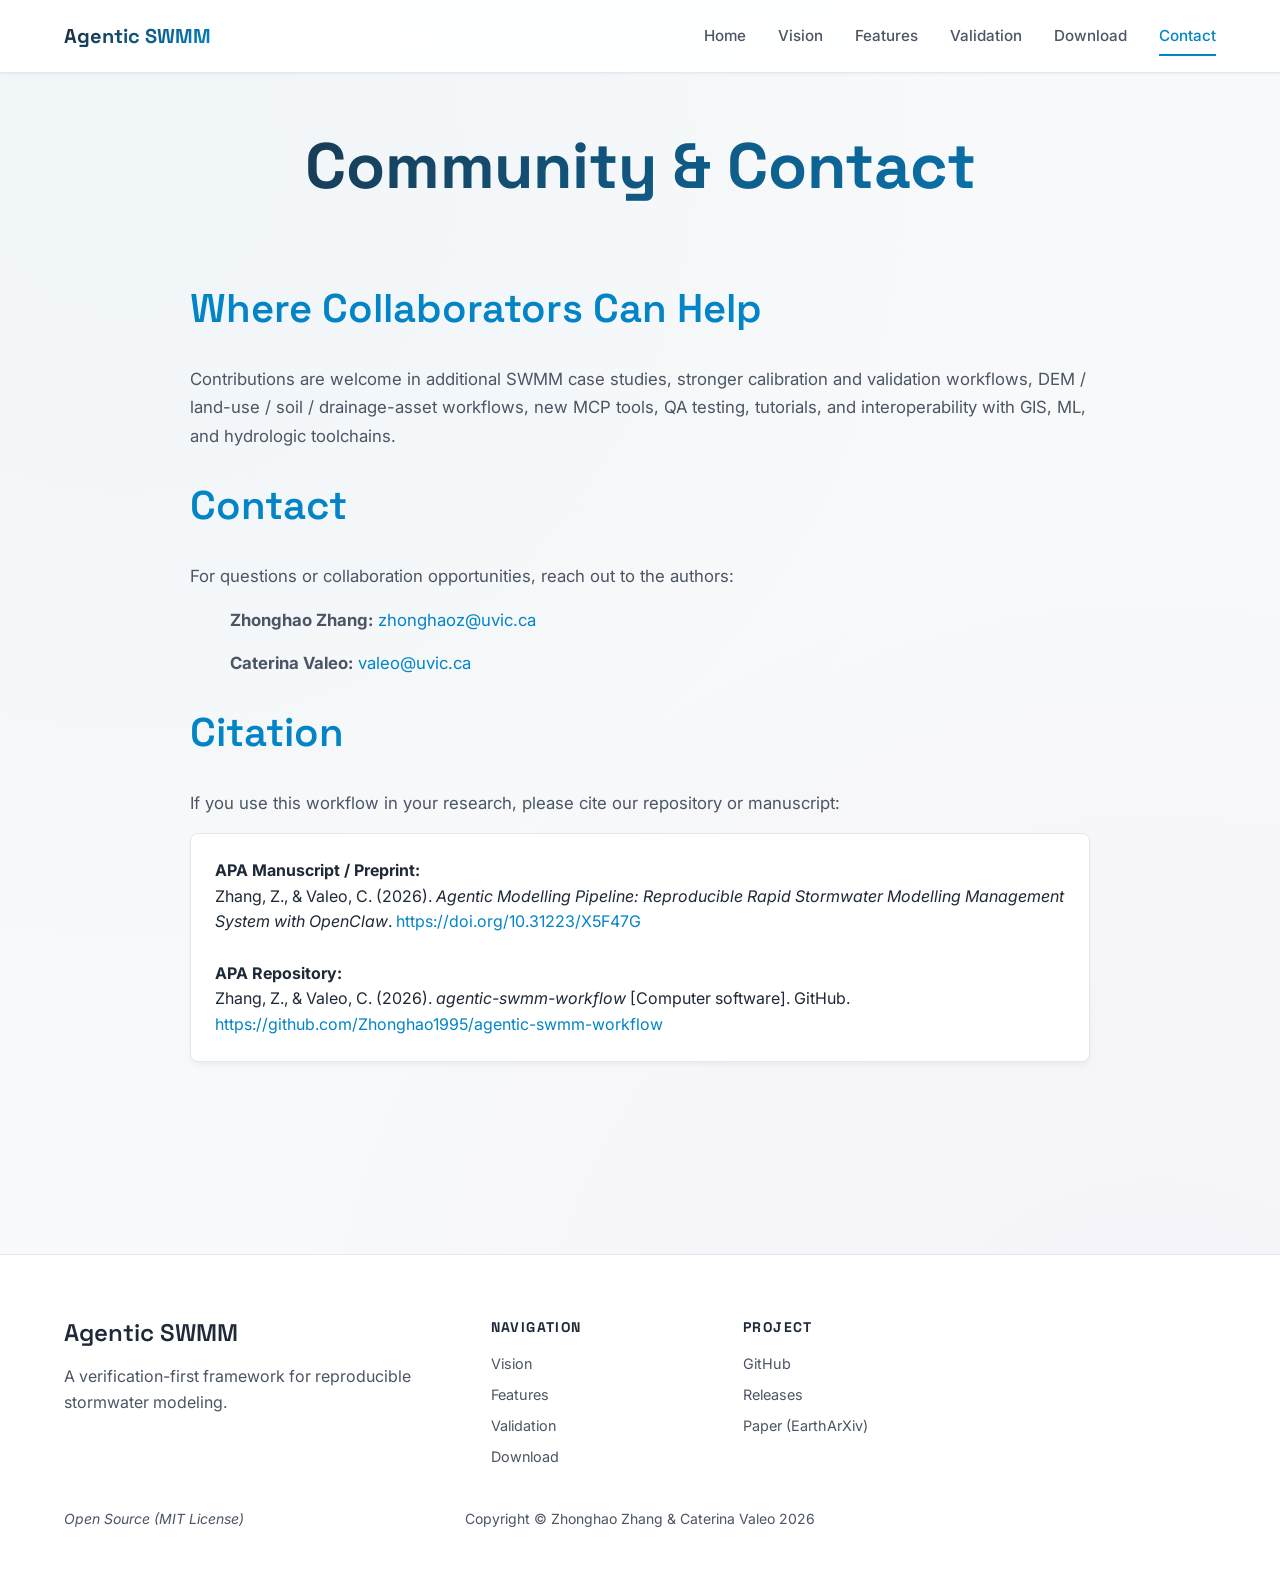
<file: contact.html>
<!DOCTYPE html>
<html lang="en">

<head>
    <meta charset="utf-8" />
    <meta name="viewport" content="width=device-width, initial-scale=1" />
    <link rel="icon" type="image/png" href="assets/favicon.png">
    <title>Community & Contact | Agentic SWMM Workflow</title>
    <meta name="description"
        content="Contact information, citation, and community collaboration for Agentic SWMM." />
    <link rel="preconnect" href="https://fonts.googleapis.com">
    <link rel="preconnect" href="https://fonts.gstatic.com" crossorigin>
    <link href="https://fonts.googleapis.com/css2?family=Inter:wght@400;500;600&family=Space+Grotesk:wght@500;600;700&display=swap" rel="stylesheet">
    <link rel="stylesheet" href="styles.css">
</head>

<body>
    <!-- Navigation -->
    <nav class="navbar">
        <div class="nav-container">
            <a href="index.html" class="nav-brand">
                <span class="text-gradient">Agentic SWMM</span>
            </a>
            <button class="menu-toggle" aria-label="Toggle navigation" aria-expanded="false">☰</button>
            <div class="nav-menu">
                <a href="index.html" class="nav-link">Home</a>
                <a href="vision.html" class="nav-link">Vision</a>
                <a href="features.html" class="nav-link">Features</a>
                <a href="validation.html" class="nav-link">Validation</a>
                <a href="download.html" class="nav-link">Download</a>
                <a href="contact.html" class="nav-link active">Contact</a>
            </div>
        </div>
    </nav>

    <!-- Main Content -->
    <main class="page-main">
        <div class="container">
            <h1 class="text-gradient page-title">Community & Contact</h1>
            
            <div class="content-section">
                <h2>Where Collaborators Can Help</h2>
                <p>Contributions are welcome in additional SWMM case studies, stronger calibration and validation workflows, DEM / land-use / soil / drainage-asset workflows, new MCP tools, QA testing, tutorials, and interoperability with GIS, ML, and hydrologic toolchains.</p>

                <h2>Contact</h2>
                <p>For questions or collaboration opportunities, reach out to the authors:</p>
                <ul>
                    <li><strong>Zhonghao Zhang:</strong> <a href="mailto:zhonghaoz@uvic.ca" class="inline-link">zhonghaoz@uvic.ca</a></li>
                    <li><strong>Caterina Valeo:</strong> <a href="mailto:valeo@uvic.ca" class="inline-link">valeo@uvic.ca</a></li>
                </ul>

                <h2>Citation</h2>
                <p>If you use this workflow in your research, please cite our repository or manuscript:</p>
                
                <div class="citation-block">
                    <strong>APA Manuscript / Preprint:</strong><br>
                    Zhang, Z., & Valeo, C. (2026). <em>Agentic Modelling Pipeline: Reproducible Rapid Stormwater Modelling Management System with OpenClaw</em>. <a href="https://doi.org/10.31223/X5F47G" class="inline-link" target="_blank">https://doi.org/10.31223/X5F47G</a>
                    <br><br>
                    <strong>APA Repository:</strong><br>
                    Zhang, Z., & Valeo, C. (2026). <em>agentic-swmm-workflow</em> [Computer software]. GitHub. <a href="https://github.com/Zhonghao1995/agentic-swmm-workflow" class="inline-link" target="_blank">https://github.com/Zhonghao1995/agentic-swmm-workflow</a>
                </div>
            </div>
        </div>
    </main>

    <!-- Footer -->
    <footer class="footer">
        <div class="container footer-grid">
            <div class="footer-brand">
                <h2>Agentic SWMM</h2>
                <p class="text-muted">A verification-first framework for reproducible stormwater modeling.</p>
            </div>
            <div class="footer-links">
                <div class="footer-col">
                    <h4>Navigation</h4>
                    <a href="vision.html">Vision</a>
                    <a href="features.html">Features</a>
                    <a href="validation.html">Validation</a>
                    <a href="download.html">Download</a>
                </div>
                <div class="footer-col">
                    <h4>Project</h4>
                    <a href="https://github.com/Zhonghao1995/agentic-swmm-workflow" target="_blank">GitHub</a>
                    <a href="https://github.com/Zhonghao1995/agentic-swmm-workflow/releases/latest" target="_blank">Releases</a>
                    <a href="https://doi.org/10.31223/X5F47G" target="_blank">Paper (EarthArXiv)</a>
                </div>
            </div>
        </div>
        <div class="copyright text-muted text-sm container">
            <div class="copyright-license">Open Source (MIT License)</div>
            <div class="copyright-text">
                Copyright &copy; Zhonghao Zhang & Caterina Valeo 2026
            </div>
            <div></div>
        </div>
    </footer>

    <script src="assets/js/nav.js" defer></script>
</body>
</html>
</file>
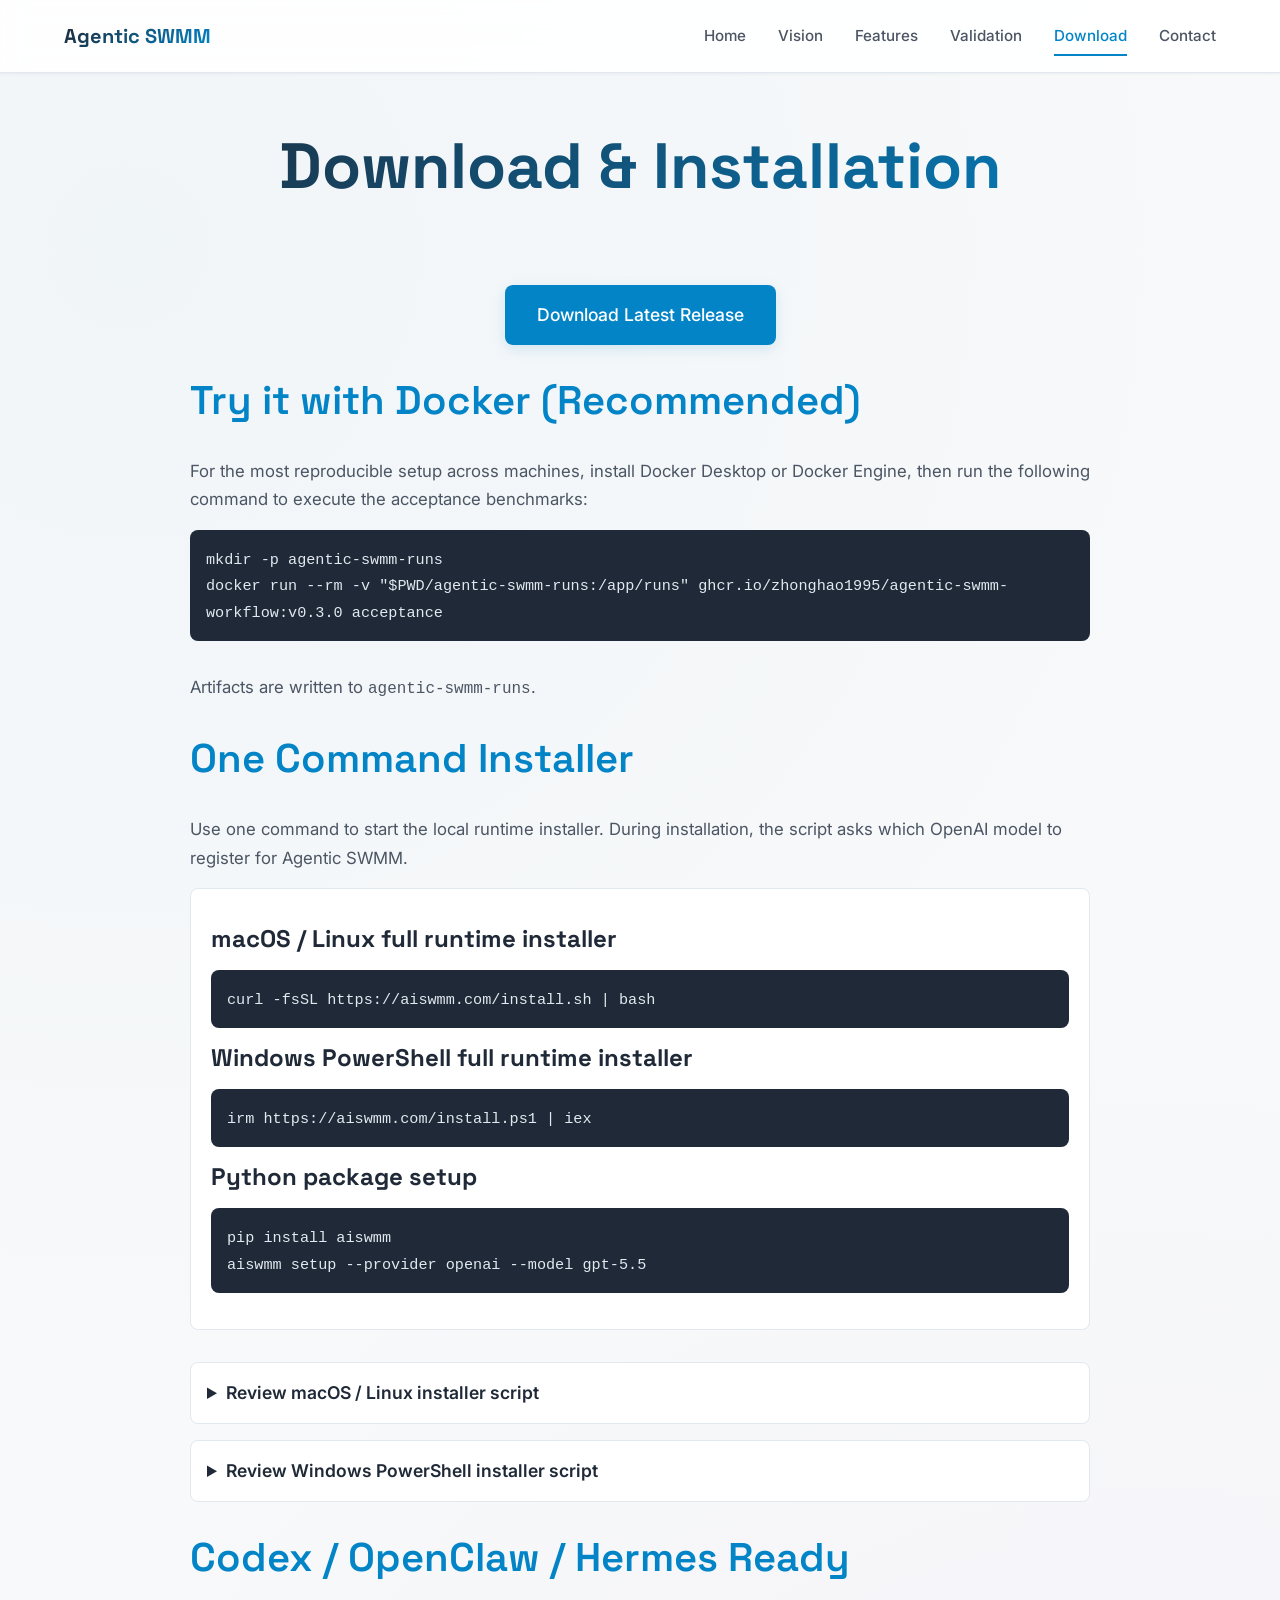
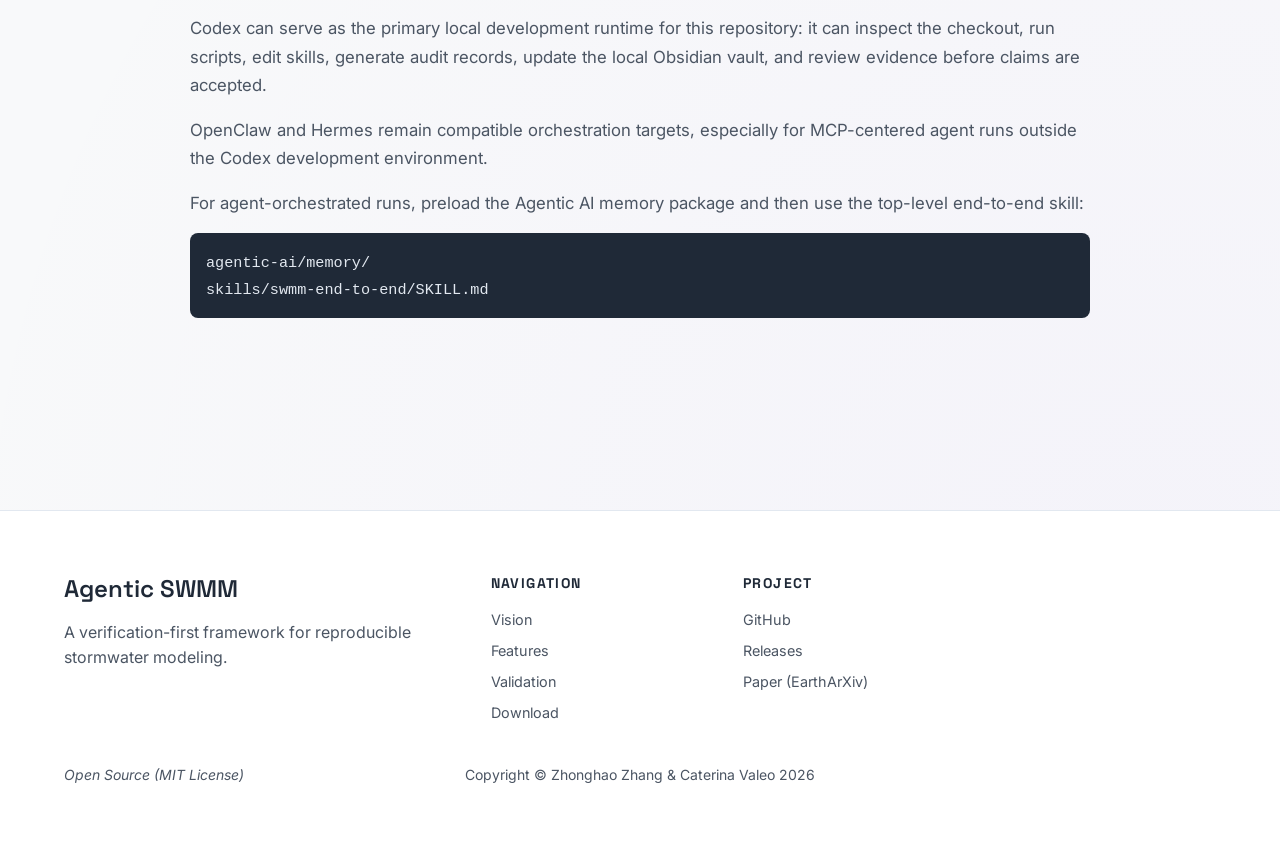
<file: download.html>
<!DOCTYPE html>
<html lang="en">

<head>
    <meta charset="utf-8" />
    <meta name="viewport" content="width=device-width, initial-scale=1" />
    <link rel="icon" type="image/png" href="assets/favicon.png">
    <title>Download | Agentic SWMM Workflow</title>
    <meta name="description"
        content="Download and quickly start with Agentic SWMM using Docker or local bootstrap scripts." />
    <link rel="preconnect" href="https://fonts.googleapis.com">
    <link rel="preconnect" href="https://fonts.gstatic.com" crossorigin>
    <link href="https://fonts.googleapis.com/css2?family=Inter:wght@400;500;600&family=Space+Grotesk:wght@500;600;700&display=swap" rel="stylesheet">
    <link rel="stylesheet" href="styles.css">
</head>

<body>
    <!-- Navigation -->
    <nav class="navbar">
        <div class="nav-container">
            <a href="index.html" class="nav-brand">
                <span class="text-gradient">Agentic SWMM</span>
            </a>
            <button class="menu-toggle" aria-label="Toggle navigation" aria-expanded="false">☰</button>
            <div class="nav-menu">
                <a href="index.html" class="nav-link">Home</a>
                <a href="vision.html" class="nav-link">Vision</a>
                <a href="features.html" class="nav-link">Features</a>
                <a href="validation.html" class="nav-link">Validation</a>
                <a href="download.html" class="nav-link active">Download</a>
                <a href="contact.html" class="nav-link">Contact</a>
            </div>
        </div>
    </nav>

    <!-- Main Content -->
    <main class="page-main">
        <div class="container">
            <h1 class="text-gradient page-title">Download & Installation</h1>
            
            <div class="content-section">
                
                <div class="download-cta">
                    <a href="https://github.com/Zhonghao1995/agentic-swmm-workflow/releases/latest" target="_blank" class="btn btn-primary">Download Latest Release</a>
                </div>

                <h2>Try it with Docker (Recommended)</h2>
                <p>For the most reproducible setup across machines, install Docker Desktop or Docker Engine, then run the following command to execute the acceptance benchmarks:</p>
                
                <div class="code-block">
                    <code>mkdir -p agentic-swmm-runs<br>docker run --rm -v "$PWD/agentic-swmm-runs:/app/runs" ghcr.io/zhonghao1995/agentic-swmm-workflow:v0.3.0 acceptance</code>
                </div>
                <p>Artifacts are written to <code>agentic-swmm-runs</code>.</p>

                <h2>One Command Installer</h2>
                <p>Use one command to start the local runtime installer. During installation, the script asks which OpenAI model to register for Agentic SWMM.</p>

                <div class="installer-panel" data-installer>
                    <div class="installer-command">
                        <h3>macOS / Linux full runtime installer</h3>
                        <div class="code-block">
                            <code>curl -fsSL https://aiswmm.com/install.sh | bash</code>
                        </div>
                    </div>

                    <div class="installer-command">
                        <h3>Windows PowerShell full runtime installer</h3>
                        <div class="code-block">
                            <code>irm https://aiswmm.com/install.ps1 | iex</code>
                        </div>
                    </div>

                    <div class="installer-command">
                        <h3>Python package setup</h3>
                        <div class="code-block">
                            <code>pip install aiswmm<br>aiswmm setup --provider openai --model gpt-5.5</code>
                        </div>
                    </div>
                </div>
                
                <details>
                    <summary>Review macOS / Linux installer script</summary>
                    <div class="code-block">
                        <code>curl -fsSL https://aiswmm.com/install.sh</code>
                    </div>
                </details>
                
                <details>
                    <summary>Review Windows PowerShell installer script</summary>
                    <div class="code-block">
                        <code>irm https://aiswmm.com/install.ps1</code>
                    </div>
                </details>

                <h2>Codex / OpenClaw / Hermes Ready</h2>
                <p>Codex can serve as the primary local development runtime for this repository: it can inspect the checkout, run scripts, edit skills, generate audit records, update the local Obsidian vault, and review evidence before claims are accepted.</p>
                <p>OpenClaw and Hermes remain compatible orchestration targets, especially for MCP-centered agent runs outside the Codex development environment.</p>
                <p>For agent-orchestrated runs, preload the Agentic AI memory package and then use the top-level end-to-end skill:</p>
                
                <div class="code-block">
                    <code>agentic-ai/memory/<br>skills/swmm-end-to-end/SKILL.md</code>
                </div>
            </div>
        </div>
    </main>

    <!-- Footer -->
    <footer class="footer">
        <div class="container footer-grid">
            <div class="footer-brand">
                <h2>Agentic SWMM</h2>
                <p class="text-muted">A verification-first framework for reproducible stormwater modeling.</p>
            </div>
            <div class="footer-links">
                <div class="footer-col">
                    <h4>Navigation</h4>
                    <a href="vision.html">Vision</a>
                    <a href="features.html">Features</a>
                    <a href="validation.html">Validation</a>
                    <a href="download.html">Download</a>
                </div>
                <div class="footer-col">
                    <h4>Project</h4>
                    <a href="https://github.com/Zhonghao1995/agentic-swmm-workflow" target="_blank">GitHub</a>
                    <a href="https://github.com/Zhonghao1995/agentic-swmm-workflow/releases/latest" target="_blank">Releases</a>
                    <a href="https://doi.org/10.31223/X5F47G" target="_blank">Paper (EarthArXiv)</a>
                </div>
            </div>
        </div>
        <div class="copyright text-muted text-sm container">
            <div class="copyright-license">Open Source (MIT License)</div>
            <div class="copyright-text">
                Copyright &copy; Zhonghao Zhang & Caterina Valeo 2026
            </div>
            <div></div>
        </div>
    </footer>

    <script src="assets/js/nav.js" defer></script>
</body>
</html>
</file>
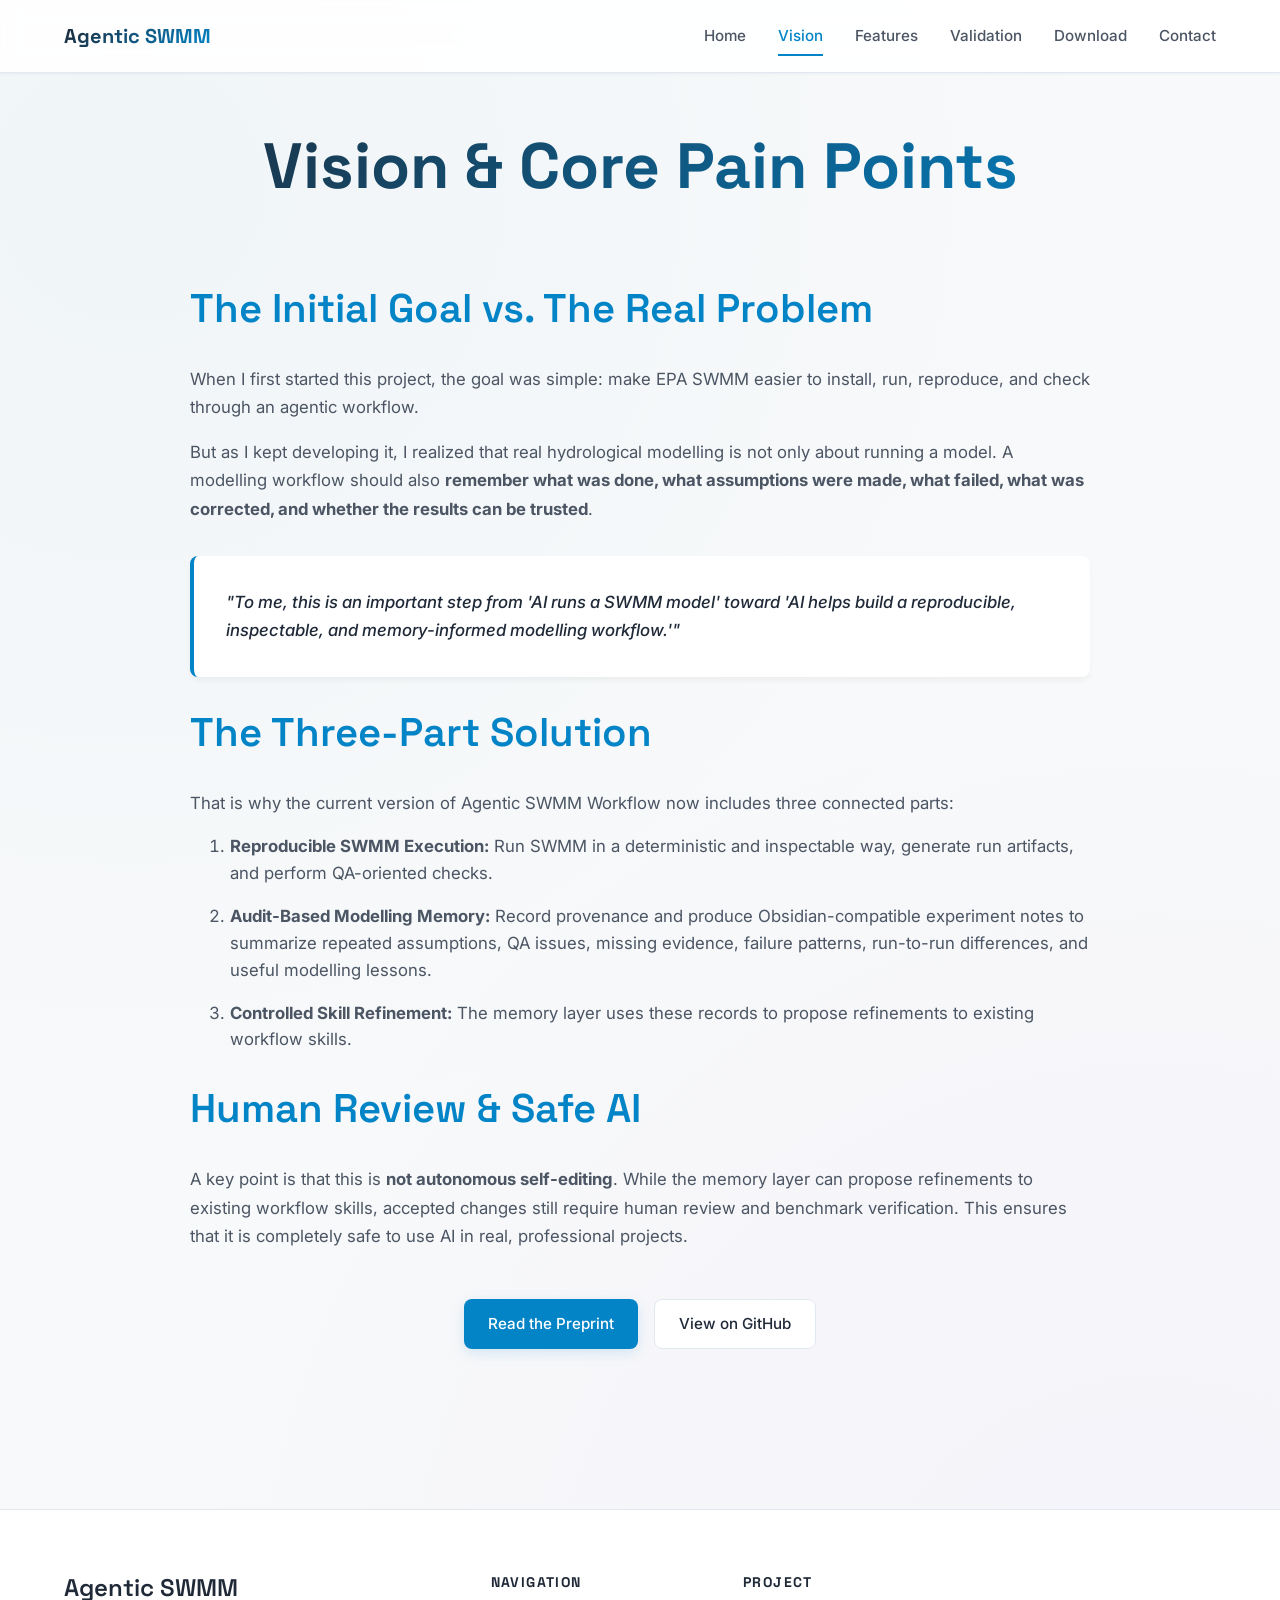
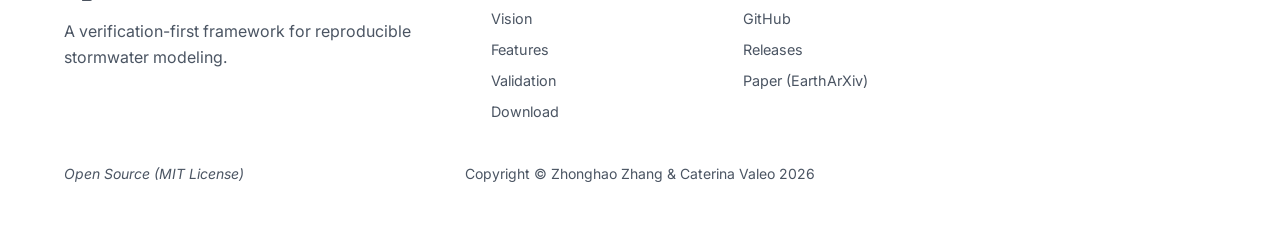
<file: vision.html>
<!DOCTYPE html>
<html lang="en">

<head>
    <meta charset="utf-8" />
    <meta name="viewport" content="width=device-width, initial-scale=1" />
    <link rel="icon" type="image/png" href="assets/favicon.png">
    <title>Vision & Pain Points | Agentic SWMM Workflow</title>
    <meta name="description"
        content="The vision behind Agentic SWMM: Moving from simply running models to a memory-informed, auditable, and reproducible stormwater modeling workflow." />
    <link rel="preconnect" href="https://fonts.googleapis.com">
    <link rel="preconnect" href="https://fonts.gstatic.com" crossorigin>
    <link href="https://fonts.googleapis.com/css2?family=Inter:wght@400;500;600&family=Space+Grotesk:wght@500;600;700&display=swap" rel="stylesheet">
    <link rel="stylesheet" href="styles.css">
</head>

<body>
    <!-- Navigation -->
    <nav class="navbar">
        <div class="nav-container">
            <a href="index.html" class="nav-brand">
                <span class="text-gradient">Agentic SWMM</span>
            </a>
            <button class="menu-toggle" aria-label="Toggle navigation" aria-expanded="false">☰</button>
            <div class="nav-menu">
                <a href="index.html" class="nav-link">Home</a>
                <a href="vision.html" class="nav-link active">Vision</a>
                <a href="features.html" class="nav-link">Features</a>
                <a href="validation.html" class="nav-link">Validation</a>
                <a href="download.html" class="nav-link">Download</a>
                <a href="contact.html" class="nav-link">Contact</a>
            </div>
        </div>
    </nav>

    <!-- Main Content -->
    <main class="page-main">
        <div class="container">
            <h1 class="text-gradient page-title">Vision & Core Pain Points</h1>
            
            <div class="content-section">
                <h2>The Initial Goal vs. The Real Problem</h2>
                <p>When I first started this project, the goal was simple: make EPA SWMM easier to install, run, reproduce, and check through an agentic workflow.</p>
                <p>But as I kept developing it, I realized that real hydrological modelling is not only about running a model. A modelling workflow should also <strong>remember what was done, what assumptions were made, what failed, what was corrected, and whether the results can be trusted</strong>.</p>
                
                <div class="highlight-box">
                    <p>"To me, this is an important step from 'AI runs a SWMM model' toward 'AI helps build a reproducible, inspectable, and memory-informed modelling workflow.'"</p>
                </div>

                <h2>The Three-Part Solution</h2>
                <p>That is why the current version of Agentic SWMM Workflow now includes three connected parts:</p>
                <ol>
                    <li><strong>Reproducible SWMM Execution:</strong> Run SWMM in a deterministic and inspectable way, generate run artifacts, and perform QA-oriented checks.</li>
                    <li><strong>Audit-Based Modelling Memory:</strong> Record provenance and produce Obsidian-compatible experiment notes to summarize repeated assumptions, QA issues, missing evidence, failure patterns, run-to-run differences, and useful modelling lessons.</li>
                    <li><strong>Controlled Skill Refinement:</strong> The memory layer uses these records to propose refinements to existing workflow skills.</li>
                </ol>

                <h2>Human Review & Safe AI</h2>
                <p>A key point is that this is <strong>not autonomous self-editing</strong>. While the memory layer can propose refinements to existing workflow skills, accepted changes still require human review and benchmark verification. This ensures that it is completely safe to use AI in real, professional projects.</p>
                
                <div class="cta-row">
                    <a href="https://doi.org/10.31223/X5F47G" target="_blank" class="btn btn-primary">Read the Preprint</a>
                    <a href="https://github.com/Zhonghao1995/agentic-swmm-workflow" target="_blank" class="btn btn-outline">View on GitHub</a>
                </div>
            </div>
        </div>
    </main>

    <!-- Footer -->
    <footer class="footer">
        <div class="container footer-grid">
            <div class="footer-brand">
                <h2>Agentic SWMM</h2>
                <p class="text-muted">A verification-first framework for reproducible stormwater modeling.</p>
            </div>
            <div class="footer-links">
                <div class="footer-col">
                    <h4>Navigation</h4>
                    <a href="vision.html">Vision</a>
                    <a href="features.html">Features</a>
                    <a href="validation.html">Validation</a>
                    <a href="download.html">Download</a>
                </div>
                <div class="footer-col">
                    <h4>Project</h4>
                    <a href="https://github.com/Zhonghao1995/agentic-swmm-workflow" target="_blank">GitHub</a>
                    <a href="https://github.com/Zhonghao1995/agentic-swmm-workflow/releases/latest" target="_blank">Releases</a>
                    <a href="https://doi.org/10.31223/X5F47G" target="_blank">Paper (EarthArXiv)</a>
                </div>
            </div>
        </div>
        <div class="copyright text-muted text-sm container">
            <div class="copyright-license">Open Source (MIT License)</div>
            <div class="copyright-text">
                Copyright &copy; Zhonghao Zhang & Caterina Valeo 2026
            </div>
            <div></div>
        </div>
    </footer>

    <script src="assets/js/nav.js" defer></script>
</body>
</html>
</file>
<file: styles.css>
/* 
   Modern Light Academic Aesthetic 
   Refined for Production - 2024
*/

:root {
    /* Color Palette - LIGHT THEME */
    --bg-deep: #f8f9fa;
    /* Soft Off-White */
    --bg-surface: rgba(255, 255, 255, 0.85);
    --bg-card: #ffffff;
    --bg-card-hover: #f1f5f9;

    --text-primary: #1f2937;
    /* Deep Charcoal */
    --text-secondary: #4b5563;
    /* Slate */
    --text-tertiary: #64748b;

    --accent-primary: #0284c7;
    /* Cerulean Blue */
    --accent-glow: rgba(2, 132, 199, 0.15);

    --border-subtle: #e2e8f0;
    --border-highlight: #bae6fd;

    /* Typography */
    --font-heading: 'Space Grotesk', system-ui, sans-serif;
    --font-body: 'Inter', system-ui, sans-serif;

    /* Spacing */
    --space-xs: 0.5rem;
    --space-sm: 1rem;
    --space-md: 2rem;
    --space-lg: 4rem;
    --space-xl: 8rem;

    /* Radius */
    --radius-sm: 8px;
    --radius-md: 8px;
    --radius-lg: 8px;

    /* Animation */
    --ease-out: cubic-bezier(0.215, 0.61, 0.355, 1);
}

/* Reset & Base */
*,
*::before,
*::after {
    box-sizing: border-box;
    margin: 0;
    padding: 0;
}

html {
    scroll-behavior: smooth;
    font-size: 16px;
}

body {
    background-color: var(--bg-deep);
    color: var(--text-primary);
    font-family: var(--font-body);
    line-height: 1.6;
    overflow-x: hidden;
    background-image:
        radial-gradient(circle at 10% 10%, rgba(2, 132, 199, 0.03) 0%, transparent 50%),
        radial-gradient(circle at 90% 90%, rgba(124, 58, 237, 0.03) 0%, transparent 50%);
    min-height: 100vh;
}

img {
    max-width: 100%;
    display: block;
}

a {
    text-decoration: none;
    color: inherit;
    transition: all 0.2s var(--ease-out);
}

ul {
    list-style: none;
}

/* Typography */
h1,
h2,
h3,
h4,
h5,
h6 {
    font-family: var(--font-heading);
    color: var(--text-primary);
    line-height: 1.2;
}

h1 {
    font-size: clamp(2.5rem, 5vw, 4rem);
    font-weight: 700;
    letter-spacing: 0;
}

h2 {
    font-size: clamp(1.8rem, 4vw, 2.5rem);
    font-weight: 600;
    margin-bottom: var(--space-md);
}

h3 {
    font-size: 1.5rem;
    font-weight: 600;
}

code {
    font-family: ui-monospace, SFMono-Regular, Consolas, "Liberation Mono", Menlo, monospace;
    font-size: 0.95em;
}

.text-gradient {
    /* More subtle gradient for light mode */
    background: linear-gradient(135deg, var(--text-primary) 0%, var(--accent-primary) 100%);
    -webkit-background-clip: text;
    background-clip: text;
    -webkit-text-fill-color: transparent;
}

.text-muted {
    color: var(--text-secondary);
}

.text-sm {
    font-size: 0.875rem;
}

/* Components: Navigation */
.navbar {
    position: fixed;
    top: 0;
    left: 0;
    width: 100%;
    z-index: 1000;
    padding: var(--space-sm) 0;
    background: rgba(255, 255, 255, 0.9);
    backdrop-filter: blur(12px);
    border-bottom: 1px solid var(--border-subtle);
    box-shadow: 0 1px 3px rgba(0, 0, 0, 0.05);
    /* Added subtle shadow */
}

/* Language Switcher */
.language-switcher {
    padding: 2px;
    background: var(--bg-deep);
    border: 1px solid var(--border-subtle);
    border-radius: 999px;
    display: flex;
    gap: 4px;
}

.lang-btn {
    padding: 4px 12px;
    border-radius: 999px;
    font-size: 0.8rem;
    font-weight: 500;
    color: var(--text-secondary);
    transition: all 0.2s;
    cursor: pointer;
    line-height: 1.2;
}

.lang-btn:hover {
    color: var(--text-primary);
}

.lang-btn.active {
    background: #fff;
    color: var(--accent-primary);
    box-shadow: 0 1px 3px rgba(0, 0, 0, 0.1);
    font-weight: 600;
}

.nav-container {
    max-width: 1500px;
    margin: 0 auto;
    padding: 0 clamp(1.5rem, 5vw, 4rem);
    display: flex;
    justify-content: space-between;
    align-items: center;
}

.nav-brand {
    font-family: var(--font-heading);
    font-weight: 700;
    font-size: 1.25rem;
    letter-spacing: 0;
}

.nav-menu {
    display: flex;
    gap: var(--space-md);
}

.nav-link {
    font-size: 0.95rem;
    color: var(--text-secondary);
    position: relative;
    padding: 0.5rem 0;
    font-weight: 500;
}

.nav-link::after {
    content: '';
    position: absolute;
    bottom: 0;
    left: 0;
    width: 0;
    height: 2px;
    background: var(--accent-primary);
    transition: width 0.3s var(--ease-out);
}

.nav-link:hover,
.nav-link.active {
    color: var(--accent-primary);
    /* Changed to accent color for better visibility */
}

.nav-link:hover::after,
.nav-link.active::after {
    width: 100%;
}

/* Mobile Menu Toggle */
.menu-toggle {
    display: none;
    background: none;
    border: none;
    color: var(--text-primary);
    font-size: 1.5rem;
    cursor: pointer;
}

/* Layout Containers */
.container {
    max-width: 1500px;
    margin: 0 auto;
    padding: 0 clamp(1.5rem, 5vw, 4rem);
}

.section {
    padding: var(--space-lg) 0;
    /* Reduced vertical padding for density */
}

.section-tight {
    padding-top: 3rem;
}

.page-main {
    padding-top: var(--space-xl);
}

.page-title {
    text-align: center;
    margin-bottom: 1rem;
}

.content-section {
    max-width: 900px;
    margin: 0 auto;
    padding: 2rem 0;
}

.content-section-wide {
    max-width: 1000px;
}

.content-section h2 {
    color: var(--accent-primary);
    margin-top: 2rem;
}

.content-section p,
.content-section li {
    margin-bottom: 1rem;
    color: var(--text-secondary);
    font-size: 1.05rem;
}

.content-section p {
    line-height: 1.7;
}

.content-section ul,
.content-section ol {
    margin-left: 1.5rem;
    margin-bottom: 2rem;
    padding-left: 1rem;
}

.content-section img {
    border: 1px solid var(--border-subtle);
    border-radius: var(--radius-md);
    margin: 2rem 0;
    width: 100%;
}

.highlight-box {
    background: var(--bg-card);
    padding: 2rem;
    border-left: 4px solid var(--accent-primary);
    border-radius: var(--radius-md);
    margin: 2rem 0;
    box-shadow: 0 4px 6px -1px rgba(0, 0, 0, 0.05);
}

.highlight-box p {
    margin-bottom: 0;
    color: var(--text-primary);
    font-weight: 500;
    font-style: italic;
}

.cta-row {
    display: flex;
    justify-content: center;
    gap: var(--space-sm);
    flex-wrap: wrap;
    margin-top: 3rem;
}

.download-cta {
    text-align: center;
    margin: 2rem 0;
}

.download-cta .btn {
    font-size: 1.1rem;
    padding: 1rem 2rem;
}

.code-block {
    background: var(--text-primary);
    color: #e2e8f0;
    padding: 1rem;
    border-radius: var(--radius-sm);
    overflow-x: auto;
    margin: 1rem 0 2rem;
}

.code-block code {
    font-size: 0.95rem;
}

.installer-panel {
    background: var(--bg-card);
    border: 1px solid var(--border-subtle);
    border-radius: var(--radius-md);
    padding: 1.25rem;
    margin: 1rem 0 2rem;
}

.installer-command h3 {
    display: block;
    color: var(--text-primary);
    font-weight: 700;
    margin-bottom: 0.5rem;
}

.installer-command {
    margin-top: 1rem;
}

.installer-command .code-block {
    margin-bottom: 1rem;
}

.citation-block {
    background: var(--bg-card);
    color: var(--text-primary);
    padding: 1.5rem;
    border: 1px solid var(--border-subtle);
    border-radius: var(--radius-md);
    margin: 1rem 0 2rem;
    box-shadow: 0 4px 6px -1px rgba(0, 0, 0, 0.05);
}

.inline-link {
    color: var(--accent-primary);
}

details {
    background: var(--bg-card);
    padding: 1rem;
    border: 1px solid var(--border-subtle);
    border-radius: var(--radius-sm);
    margin-bottom: 1rem;
}

summary {
    font-weight: 600;
    color: var(--text-primary);
    font-size: 1.1rem;
    cursor: pointer;
}

.table-wrap {
    width: 100%;
    overflow-x: auto;
    margin: 2rem 0;
    border: 1px solid var(--border-subtle);
    border-radius: var(--radius-md);
    background: #fff;
    box-shadow: 0 4px 6px -1px rgba(0, 0, 0, 0.05);
}

.data-table {
    width: 100%;
    min-width: 720px;
    border-collapse: collapse;
}

.data-table th,
.data-table td {
    padding: 1rem;
    border-bottom: 1px solid var(--border-subtle);
    text-align: left;
    vertical-align: top;
}

.data-table th {
    background: var(--bg-card-hover);
    color: var(--accent-primary);
    font-family: var(--font-heading);
}

.data-table td {
    color: var(--text-secondary);
}

/* Hero Section */
.hero {
    min-height: auto;
    padding: 5.75rem 0 2.25rem;
}

.hero-layout {
    display: grid;
    grid-template-columns: minmax(0, 1.15fr) minmax(460px, 0.85fr);
    gap: clamp(2rem, 4vw, 4.5rem);
    align-items: center;
}

.hero-content {
    animation: fadeIn 0.8s var(--ease-out);
}

.hero-content h1 {
    font-size: clamp(3.25rem, 4.4vw, 5.25rem);
    max-width: 13ch;
}

.hero-tagline {
    font-family: var(--font-heading);
    text-transform: uppercase;
    letter-spacing: 0.1em;
    font-size: 0.875rem;
    color: var(--accent-primary);
    margin-bottom: var(--space-sm);
    display: block;
    font-weight: 600;
}

.hero-description {
    font-size: 1rem;
    color: var(--text-secondary);
    margin-bottom: 1.25rem;
    max-width: 72ch;
}

.hero-subtitle {
    font-size: clamp(1.25rem, 2vw, 1.55rem);
    line-height: 1.25;
    margin: 0 0 1.25rem;
    max-width: 40ch;
}

.btn-group {
    display: flex;
    gap: var(--space-sm);
}

.btn {
    display: inline-flex;
    align-items: center;
    justify-content: center;
    padding: 0.75rem 1.5rem;
    border-radius: var(--radius-lg);
    font-weight: 500;
    transition: all 0.3s var(--ease-out);
    font-size: 0.95rem;
    text-align: center;
    min-height: 44px;
}

.btn-primary {
    background: var(--accent-primary);
    color: #fff;
    /* White text for primary button */
    box-shadow: 0 4px 14px var(--accent-glow);
}

.btn-primary:hover {
    transform: translateY(-2px);
    box-shadow: 0 6px 20px var(--accent-glow);
    background: #0ea5e9;
    /* Slightly lighter shade on hover */
}

.btn-outline {
    border: 1px solid var(--border-subtle);
    background: #fff;
    color: var(--text-primary);
}

.btn-outline:hover {
    border-color: var(--accent-primary);
    color: var(--accent-primary);
    background: var(--bg-deep);
}

/* Hero Visual */
.hero-panel {
    display: grid;
    gap: 0.75rem;
    align-self: stretch;
}

.hero-visual {
    position: relative;
    padding: 0.75rem;
    background: #fff;
    border: 1px solid var(--border-subtle);
    border-radius: var(--radius-lg);
    box-shadow: 0 18px 36px -18px rgba(15, 23, 42, 0.24);
}

.hero-visual:hover {
    border-color: var(--border-highlight);
}

.hero-visual img {
    border-radius: calc(var(--radius-lg) - 4px);
    width: 100%;
    height: 170px;
    object-fit: contain;
}

.workflow-list {
    display: grid;
    gap: 0.5rem;
}

.workflow-item {
    background: rgba(255, 255, 255, 0.82);
    border: 1px solid var(--border-subtle);
    border-radius: var(--radius-md);
    padding: 0.75rem 0.9rem;
    box-shadow: 0 8px 20px -18px rgba(15, 23, 42, 0.25);
}

.workflow-kicker {
    display: block;
    color: var(--accent-primary);
    font-size: 0.76rem;
    font-weight: 700;
    letter-spacing: 0.08em;
    margin-bottom: 0.25rem;
    text-transform: uppercase;
}

.workflow-item strong {
    display: block;
    font-family: var(--font-heading);
    font-size: 1rem;
    line-height: 1.3;
    margin-bottom: 0.25rem;
}

.workflow-item p {
    color: var(--text-secondary);
    font-size: 0.86rem;
    line-height: 1.38;
}

/* Cards */
.card-grid {
    display: grid;
    grid-template-columns: repeat(4, minmax(0, 1fr));
    /* Increased min-width for density */
    gap: var(--space-sm);
    /* Tighter gap */
}

.card {
    background: var(--bg-card);
    border: 1px solid var(--border-subtle);
    border-radius: var(--radius-md);
    padding: var(--space-md);
    transition: all 0.3s var(--ease-out);
    position: relative;
    overflow: hidden;
    box-shadow: 0 4px 6px -1px rgba(0, 0, 0, 0.05);
}

.card:hover {
    border-color: var(--accent-primary);
    transform: translateY(-5px);
    box-shadow: 0 10px 30px -5px rgba(0, 0, 0, 0.1);
}

.card-title {
    font-size: 1.25rem;
    margin-bottom: var(--space-xs);
    color: var(--text-primary);
}

.card-meta {
    font-size: 0.875rem;
    color: var(--accent-primary);
    margin-bottom: var(--space-sm);
    display: block;
    font-weight: 500;
}

.card-text {
    color: var(--text-secondary);
    font-size: 0.95rem;
}

/* Video */
.video-section {
    display: grid;
    grid-template-columns: minmax(280px, 0.75fr) minmax(420px, 1.25fr);
    gap: clamp(1.5rem, 3vw, 3rem);
    align-items: center;
}

.video-copy h2 {
    margin-bottom: 1rem;
}

.video-copy p {
    font-size: 1rem;
    line-height: 1.7;
    max-width: 58ch;
}

.video-actions {
    margin-top: 1.5rem;
}

.video-frame {
    background: #fff;
    border: 1px solid var(--border-subtle);
    border-radius: var(--radius-md);
    box-shadow: 0 18px 36px -22px rgba(15, 23, 42, 0.28);
    overflow: hidden;
}

.video-frame video {
    aspect-ratio: 16 / 9;
    display: block;
    width: 100%;
    background: #0f172a;
}

/* Stats */
.stats-grid {
    display: grid;
    grid-template-columns: repeat(4, 1fr);
    gap: 0;
    margin-top: var(--space-lg);
    padding: 1rem;
    background: #fff;
    border: 1px solid var(--border-subtle);
    border-radius: var(--radius-md);
    box-shadow: 0 4px 6px -1px rgba(0, 0, 0, 0.05);
}

.compact-stats {
    grid-column: 1 / -1;
    margin-top: 1.5rem;
    width: 100%;
    max-width: 1500px;
    margin-left: 0;
    justify-self: center;
    border-left: 1px solid var(--border-subtle);
    border-right: 1px solid var(--border-subtle);
    border-radius: var(--radius-md);
}

.stat-item {
    text-align: center;
    padding: 0.4rem 1rem;
}

.stat-item + .stat-item {
    border-left: 1px solid var(--border-subtle);
}

.stat-number {
    font-family: var(--font-heading);
    font-size: 2rem;
    font-weight: 700;
    color: var(--accent-primary);
    display: block;
}

.stat-label {
    font-size: 0.875rem;
    color: var(--text-secondary);
    text-transform: uppercase;
    letter-spacing: 0.05em;
    font-weight: 600;
}

/* News List */
.news-item {
    display: flex;
    gap: var(--space-md);
    padding: var(--space-md) 0;
    border-bottom: 1px solid var(--border-subtle);
    align-items: baseline;
}

.news-date {
    font-family: var(--font-heading);
    color: var(--accent-primary);
    font-weight: 600;
    min-width: 100px;
}

.news-content h3 {
    font-size: 1.1rem;
    margin-bottom: 0.25rem;
}

/* Scrolling News Ticker */
.news-ticker-section {
    width: 100%;
    background: #fff;
    border-top: 1px solid var(--border-subtle);
    border-bottom: 1px solid var(--border-subtle);
    padding: 0.75rem 0;
    overflow: hidden;
    position: relative;
    margin-bottom: var(--space-lg);
}

.ticker-wrap {
    width: 100%;
    overflow: hidden;
    white-space: nowrap;
}

.ticker {
    display: inline-block;
    animation: ticker 60s linear infinite;
    padding-left: 100%;
    /* Start off-screen */
}

.ticker-item {
    display: inline-block;
    padding: 0 2rem;
    font-size: 0.95rem;
    color: var(--text-secondary);
    border-right: 1px solid var(--border-subtle);
}

.ticker-item strong {
    color: var(--accent-primary);
    margin-right: 0.5rem;
}

@keyframes ticker {
    0% {
        transform: translate3d(0, 0, 0);
    }

    100% {
        transform: translate3d(-100%, 0, 0);
    }
}

/* Footer */
.footer {
    border-top: 1px solid var(--border-subtle);
    padding: var(--space-lg) 0 var(--space-md);
    margin-top: var(--space-xl);
    background: #fff;
}

.footer-grid {
    display: grid;
    grid-template-columns: 1fr 2fr;
    gap: var(--space-lg);
}

.footer-brand h2 {
    font-size: 1.5rem;
    margin-bottom: var(--space-sm);
}

.footer-links {
    display: grid;
    grid-template-columns: repeat(3, 1fr);
    gap: var(--space-md);
}

.footer-col h4 {
    color: var(--text-primary);
    font-size: 0.875rem;
    text-transform: uppercase;
    margin-bottom: var(--space-sm);
    letter-spacing: 0.1em;
    font-weight: 700;
}

.footer-col a {
    display: block;
    color: var(--text-secondary);
    margin-bottom: 0.5rem;
    font-size: 0.9rem;
}

.footer-col a:hover {
    color: var(--accent-primary);
}

.copyright {
    margin-top: 2rem;
    padding-bottom: 2rem;
    display: grid;
    grid-template-columns: 1fr auto 1fr;
    gap: var(--space-sm);
    align-items: center;
}

.copyright-license {
    font-style: italic;
}

.copyright-text {
    text-align: center;
}

/* Animations */
@keyframes fadeIn {
    from {
        opacity: 0;
        transform: translateY(20px);
    }

    to {
        opacity: 1;
        transform: translateY(0);
    }
}

@keyframes float {

    0%,
    100% {
        transform: perspective(1000px) rotateY(-5deg) translateY(0);
    }

    50% {
        transform: perspective(1000px) rotateY(-5deg) translateY(-15px);
    }
}

/* Responsive */
@media (max-width: 1024px) {
    .hero-layout {
        grid-template-columns: 1fr;
    }

    .hero-content h1 {
        max-width: 100%;
    }

    .hero-panel {
        grid-template-columns: minmax(260px, 420px) 1fr;
        align-items: stretch;
    }

    .card-grid {
        grid-template-columns: repeat(2, minmax(0, 1fr));
    }

    .video-section {
        grid-template-columns: 1fr;
    }
}

@media (max-width: 768px) {
    .menu-toggle {
        display: block;
    }

    .container,
    .nav-container {
        padding-left: 1rem;
        padding-right: 1rem;
    }

    /* Fix Hero Button Group on Mobile */
    .btn-group {
        flex-wrap: wrap;
        gap: 0.5rem;
    }

    .btn {
        /* Ensure buttons don't overflow */
        flex: 1 1 100%;
        text-align: center;
        justify-content: center;
        padding: 0.6rem 1rem;
    }

    /* Reduce White Space on Mobile */
    .section {
        padding: var(--space-md) 0;
    }

    .hero {
        min-height: auto;
        padding-top: var(--space-lg);
        padding-bottom: var(--space-md);
    }

    .hero h1 {
        font-size: 2.5rem;
    }

    .hero-subtitle,
    .hero-description {
        max-width: 100%;
    }

    .stats-grid {
        grid-template-columns: 1fr 1fr;
        gap: var(--space-sm);
        margin-top: var(--space-md);
        padding: var(--space-md);
    }

    .stat-item + .stat-item {
        border-left: 0;
    }

    /* Ensure no horizontal scroll */
    body {
        overflow-x: hidden;
        width: 100%;
    }


    .nav-menu {
        position: fixed;
        top: 60px;
        left: 0;
        width: 100%;
        background: #fff;
        flex-direction: column;
        padding: var(--space-lg) var(--space-md);
        gap: 1.5rem;
        text-align: center;
        border-bottom: 1px solid var(--border-subtle);
        transform: translateY(-120%);
        transition: transform 0.3s cubic-bezier(0.16, 1, 0.3, 1);
        box-shadow: 0 10px 25px -5px rgba(0, 0, 0, 0.1);
        z-index: 2000;
        color: var(--text-primary);
        overflow-y: auto;
        max-height: 80vh;
    }

    .nav-menu.active {
        transform: translateY(0);
    }

    .hero-layout {
        grid-template-columns: 1fr;
    }

    .hero-panel {
        grid-template-columns: 1fr;
        order: -1;
    }

    .workflow-list {
        display: none;
    }

    .hero-visual {
        max-width: 400px;
        margin: 0 auto var(--space-md);
        transform: none;
        animation: none;
    }

    .stats-grid {
        grid-template-columns: repeat(2, 1fr);
    }

    .footer-grid {
        grid-template-columns: 1fr;
    }

    .footer-links {
        grid-template-columns: 1fr 1fr;
    }

    .card-grid {
        grid-template-columns: 1fr;
    }

    .video-actions {
        flex-direction: column;
    }

    .copyright {
        grid-template-columns: 1fr;
        text-align: center;
    }

    .copyright-license,
    .copyright-text {
        text-align: center;
    }
}

/* Status Card */
.status-card {
    background: linear-gradient(135deg, rgba(8, 145, 178, 0.05) 0%, rgba(37, 99, 235, 0.05) 100%);
    border-left: 4px solid var(--accent-primary);
    padding: 1.5rem;
    border-radius: var(--radius-sm);
    margin-bottom: var(--space-md);
    box-shadow: 0 4px 6px -1px rgba(0, 0, 0, 0.05);
}

.status-badge {
    display: inline-block;
    background: var(--accent-primary);
    color: white;
    font-size: 0.75rem;
    font-weight: 600;
    padding: 0.25rem 0.75rem;
    border-radius: 9999px;
    margin-bottom: 0.75rem;
    text-transform: uppercase;
    letter-spacing: 0.05em;
}

.status-text {
    font-size: 1.05rem;
    line-height: 1.6;
    color: var(--text-primary);
    margin: 0;
}

.news-list-container {
    display: flex;
    flex-direction: column;
    gap: var(--space-lg);
    max-width: 900px;
    margin: 0 auto;
}

.news-card-full {
    display: flex;
    flex-direction: column;
    background: #fff;
    border: 1px solid var(--border-subtle);
    border-radius: var(--radius-md);
    overflow: hidden;
    transition: all 0.3s var(--ease-out);
    box-shadow: 0 4px 6px -1px rgba(0, 0, 0, 0.05);
}

.news-card-full:hover {
    transform: translateY(-5px);
    box-shadow: 0 10px 30px -5px rgba(0, 0, 0, 0.1);
    border-color: var(--accent-primary);
}

.news-img-container {
    width: 100%;
    height: 250px;
    overflow: hidden;
    position: relative;
    background: var(--bg-deep);
}

.news-card-body {
    padding: var(--space-md);
    flex: 1;
    display: flex;
    flex-direction: column;
    justify-content: center;
}

.news-tag {
    font-size: 0.75rem;
    font-weight: 700;
    color: var(--accent-primary);
    text-transform: uppercase;
    letter-spacing: 0.1em;
    margin-bottom: var(--space-sm);
    display: inline-block;
    background: var(--bg-deep);
    padding: 0.25rem 0.75rem;
    border-radius: 999px;
    align-self: flex-start;
}

@media (min-width: 768px) {
    .news-card-full {
        flex-direction: row;
        align-items: stretch;
    }

    .news-img-container {
        width: 350px;
        /* Fixed width for desktop */
        height: auto;
        flex-shrink: 0;
    }
}
</file>
